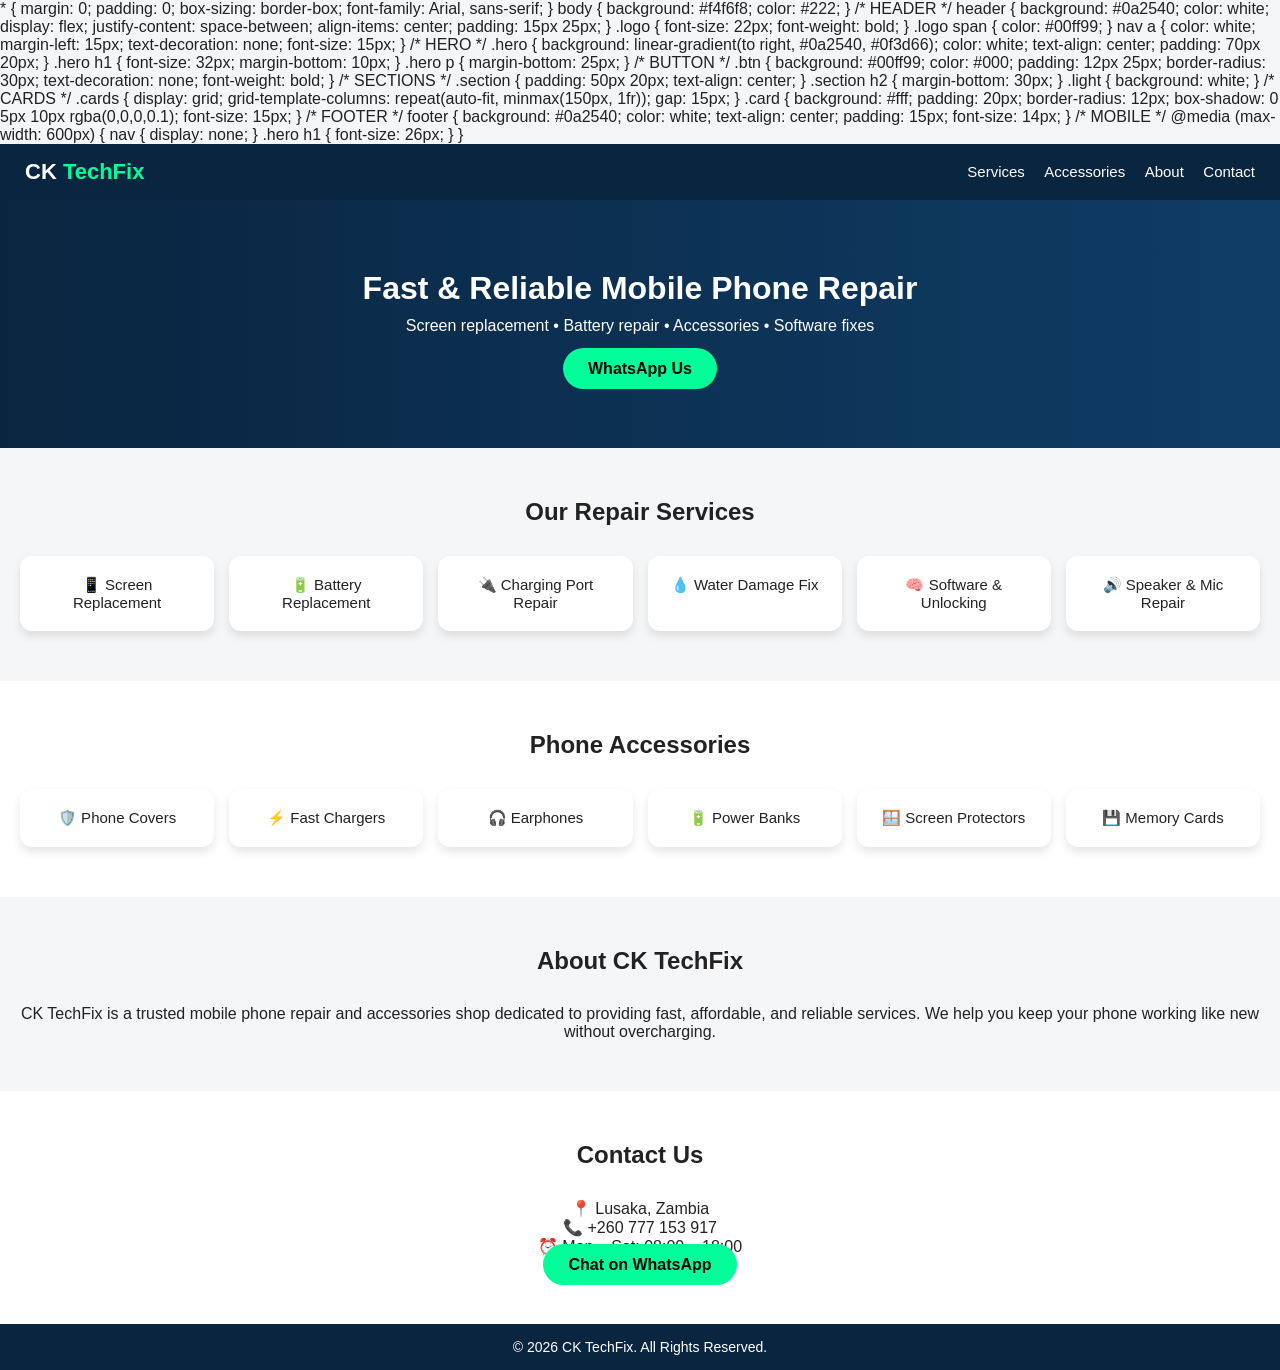
<file: index.html>
<!DOCTYPE html>
<html lang="en">
<head>
    <meta charset="UTF-8">
    <meta name="viewport" content="width=device-width, initial-scale=1.0">
    <title>CK TechFix | Phone Repair & Accessories</title>
    <link rel="stylesheet" href="style.css">
    * {
    margin: 0;
    padding: 0;
    box-sizing: border-box;
    font-family: Arial, sans-serif;
}

body {
    background: #f4f6f8;
    color: #222;
}

/* HEADER */
header {
    background: #0a2540;
    color: white;
    display: flex;
    justify-content: space-between;
    align-items: center;
    padding: 15px 25px;
}

.logo {
    font-size: 22px;
    font-weight: bold;
}

.logo span {
    color: #00ff99;
}

nav a {
    color: white;
    margin-left: 15px;
    text-decoration: none;
    font-size: 15px;
}

/* HERO */
.hero {
    background: linear-gradient(to right, #0a2540, #0f3d66);
    color: white;
    text-align: center;
    padding: 70px 20px;
}

.hero h1 {
    font-size: 32px;
    margin-bottom: 10px;
}

.hero p {
    margin-bottom: 25px;
}

/* BUTTON */
.btn {
    background: #00ff99;
    color: #000;
    padding: 12px 25px;
    border-radius: 30px;
    text-decoration: none;
    font-weight: bold;
}

/* SECTIONS */
.section {
    padding: 50px 20px;
    text-align: center;
}

.section h2 {
    margin-bottom: 30px;
}

.light {
    background: white;
}

/* CARDS */
.cards {
    display: grid;
    grid-template-columns: repeat(auto-fit, minmax(150px, 1fr));
    gap: 15px;
}

.card {
    background: #fff;
    padding: 20px;
    border-radius: 12px;
    box-shadow: 0 5px 10px rgba(0,0,0,0.1);
    font-size: 15px;
}

/* FOOTER */
footer {
    background: #0a2540;
    color: white;
    text-align: center;
    padding: 15px;
    font-size: 14px;
}

/* MOBILE */
@media (max-width: 600px) {
    nav {
        display: none;
    }

    .hero h1 {
        font-size: 26px;
    }
}
</head>
<body>

<!-- HEADER -->
<header>
    <div class="logo">CK <span>TechFix</span></div>
    <nav>
        <a href="#services">Services</a>
        <a href="#shop">Accessories</a>
        <a href="#about">About</a>
        <a href="#contact">Contact</a>
    </nav>
</header>

<!-- HERO SECTION -->
<section class="hero">
    <h1>Fast & Reliable Mobile Phone Repair</h1>
    <p>Screen replacement • Battery repair • Accessories • Software fixes</p>
    <a href="https://wa.me/260777153917" class="btn">WhatsApp Us</a>
</section>

<!-- SERVICES -->
<section id="services" class="section">
    <h2>Our Repair Services</h2>
    <div class="cards">
        <div class="card">📱 Screen Replacement</div>
        <div class="card">🔋 Battery Replacement</div>
        <div class="card">🔌 Charging Port Repair</div>
        <div class="card">💧 Water Damage Fix</div>
        <div class="card">🧠 Software & Unlocking</div>
        <div class="card">🔊 Speaker & Mic Repair</div>
    </div>
</section>

<!-- ACCESSORIES -->
<section id="shop" class="section light">
    <h2>Phone Accessories</h2>
    <div class="cards">
        <div class="card">🛡️ Phone Covers</div>
        <div class="card">⚡ Fast Chargers</div>
        <div class="card">🎧 Earphones</div>
        <div class="card">🔋 Power Banks</div>
        <div class="card">🪟 Screen Protectors</div>
        <div class="card">💾 Memory Cards</div>
    </div>
</section>

<!-- ABOUT -->
<section id="about" class="section">
    <h2>About CK TechFix</h2>
    <p>
        CK TechFix is a trusted mobile phone repair and accessories shop dedicated to
        providing fast, affordable, and reliable services. We help you keep your phone
        working like new without overcharging.
    </p>
</section>

<!-- CONTACT -->
<section id="contact" class="section light">
    <h2>Contact Us</h2>
    <p>📍 Lusaka, Zambia</p>
    <p>📞 +260 777 153 917</p>
    <p>⏰ Mon – Sat: 08:00 – 18:00</p>

    <a href="https://wa.me/260777153917" class="btn">Chat on WhatsApp</a>
</section>

<!-- FOOTER -->
<footer>
    <p>© 2026 CK TechFix. All Rights Reserved.</p>
</footer>

</body>
  </html>
</file>
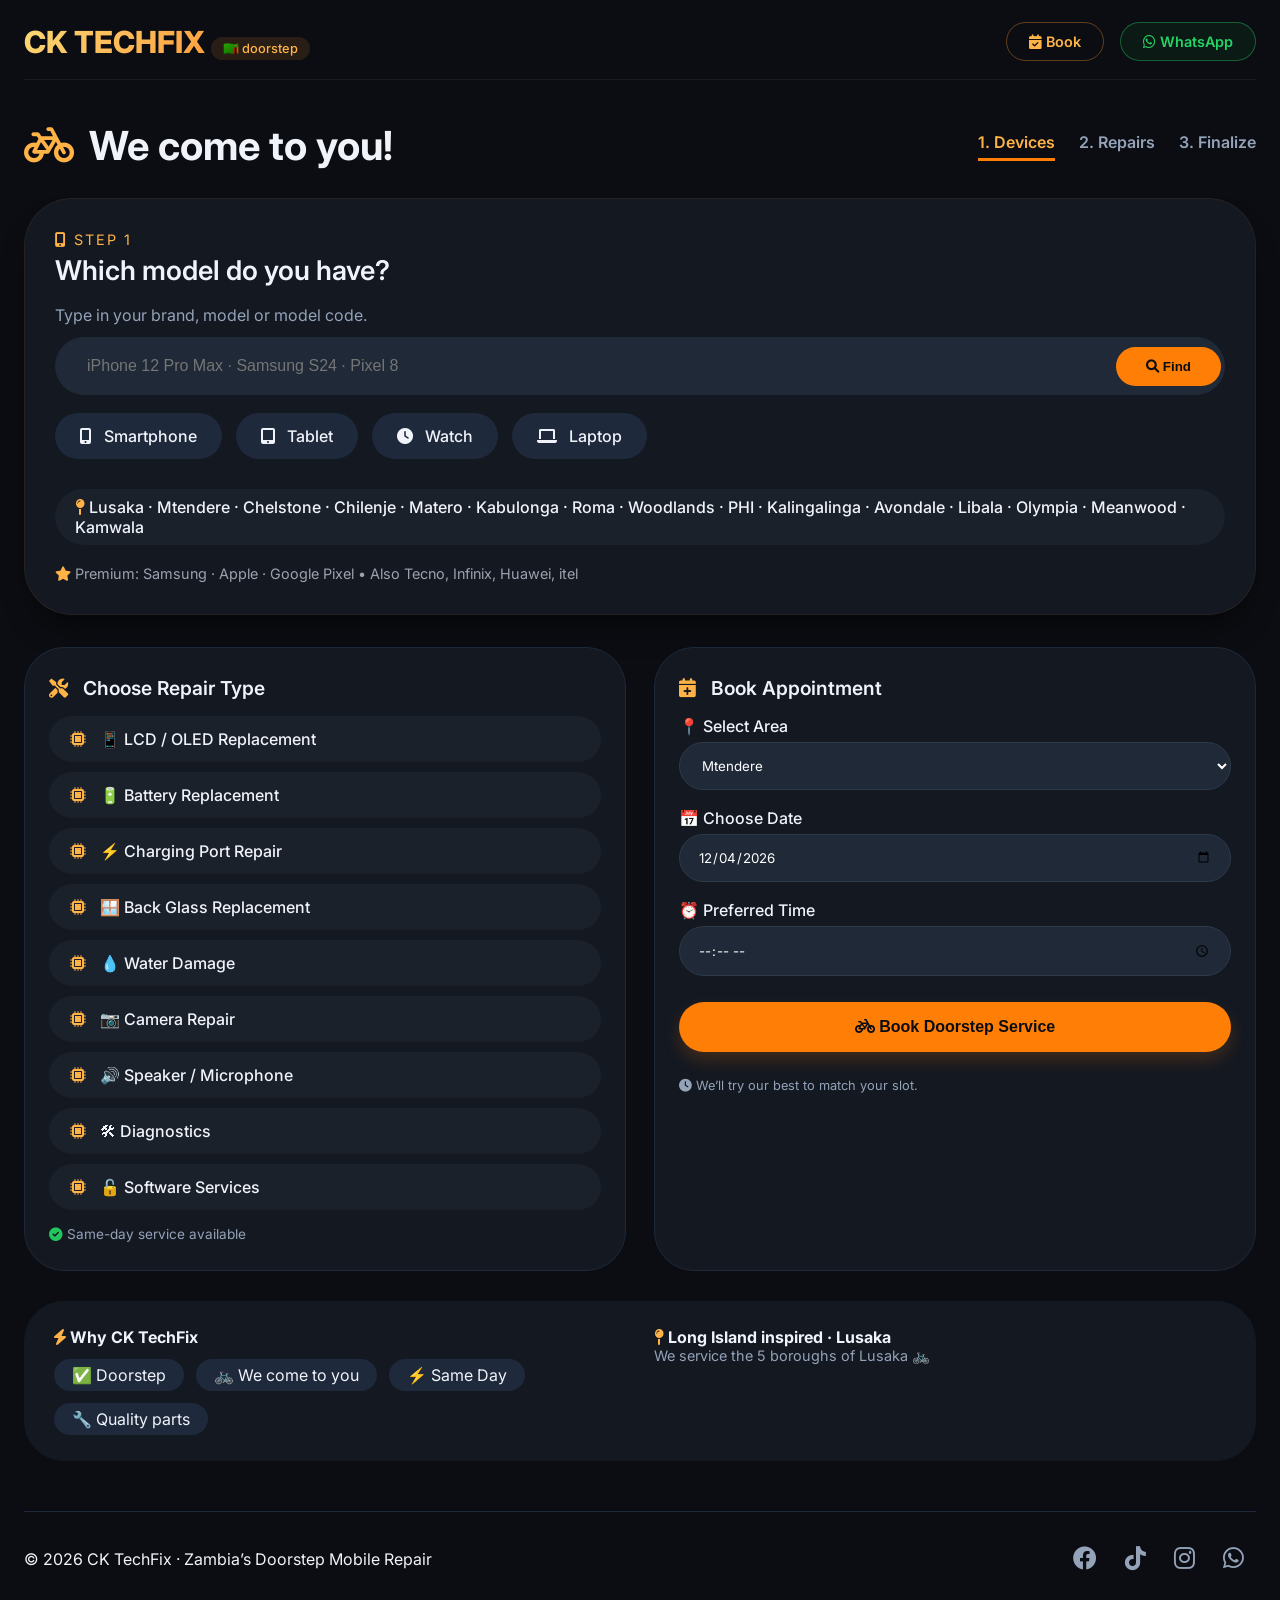
<file: Ck1.html>
<!DOCTYPE html>
<html lang="en">
<head>
  <meta charset="UTF-8" />
  <meta name="viewport" content="width=device-width, initial-scale=1.0, maximum-scale=1.5, user-scalable=yes" />
  <title>CK TechFix · Doorstep repairs</title>
  <!-- Google Font & Font Awesome -->
  <link href="https://fonts.googleapis.com/css2?family=Inter:opsz,wght@14..32,400;14..32,500;14..32,600;14..32,700;14..32,800&display=swap" rel="stylesheet" />
  <link rel="stylesheet" href="https://cdnjs.cloudflare.com/ajax/libs/font-awesome/6.0.0-beta3/css/all.min.css" />
  <style>
    * {
      margin: 0;
      padding: 0;
      box-sizing: border-box;
    }

    body {
      font-family: 'Inter', sans-serif;
      background: #0b0d12;
      color: #f0f3fa;
      overflow-x: hidden;
    }

    /* ----- PRELOADER (elegant) ----- */
    .preloader {
      position: fixed;
      inset: 0;
      background: #0a0c10;
      display: flex;
      flex-direction: column;
      align-items: center;
      justify-content: center;
      z-index: 9999;
      transition: opacity 0.6s cubic-bezier(0.23, 1, 0.32, 1), visibility 0.6s;
      gap: 1.2rem;
    }
    .preloader.hide {
      opacity: 0;
      visibility: hidden;
      pointer-events: none;
    }
    .preloader-icon {
      font-size: 3.6rem;
      background: linear-gradient(145deg, #ffb347, #ff7e05);
      -webkit-background-clip: text;
      background-clip: text;
      color: transparent;
      animation: pulseGlow 1.4s infinite alternate;
    }
    .preloader-ring {
      width: 64px;
      height: 64px;
      border-radius: 50%;
      border: 4px solid rgba(255, 126, 5, 0.1);
      border-top: 4px solid #ff7e05;
      animation: spin 0.9s cubic-bezier(0.6, 0, 0.4, 1) infinite;
      box-shadow: 0 0 20px rgba(255, 126, 5, 0.15);
    }
    @keyframes spin {
      to { transform: rotate(360deg); }
    }
    @keyframes pulseGlow {
      0% { opacity: 0.6; transform: scale(0.96); }
      100% { opacity: 1; transform: scale(1.04); }
    }
    .preloader-text {
      font-weight: 500;
      letter-spacing: 1px;
      color: #cbd5e1;
    }

    /* ----- MAIN WRAPPER (fade in after preloader) ----- */
    .main-wrap {
      opacity: 0;
      transform: translateY(16px);
      transition: opacity 0.7s ease, transform 0.6s ease;
      max-width: 1280px;
      margin: 0 auto;
      padding: 0 24px 30px;
    }
    .main-wrap.visible {
      opacity: 1;
      transform: translateY(0);
    }

    /* ----- TOP BAR (minimal) ----- */
    .top-bar {
      display: flex;
      justify-content: space-between;
      align-items: center;
      padding: 22px 0 18px;
      border-bottom: 1px solid rgba(255, 255, 255, 0.06);
      flex-wrap: wrap;
      gap: 12px;
    }
    .brand {
      display: flex;
      align-items: baseline;
      gap: 6px;
    }
    .brand h1 {
      font-size: 1.9rem;
      font-weight: 800;
      background: linear-gradient(130deg, #f9d976, #ff9f3d);
      -webkit-background-clip: text;
      background-clip: text;
      color: transparent;
    }
    .brand span {
      font-size: 0.8rem;
      background: rgba(255, 158, 46, 0.12);
      padding: 4px 12px;
      border-radius: 40px;
      font-weight: 500;
      color: #ffb347;
    }
    .top-actions {
      display: flex;
      gap: 16px;
    }
    .btn-ghost {
      background: transparent;
      border: 1px solid rgba(255, 158, 46, 0.35);
      padding: 10px 22px;
      border-radius: 40px;
      font-weight: 600;
      color: #ffb347;
      transition: 0.25s;
      cursor: pointer;
      font-size: 0.9rem;
    }
    .btn-ghost:hover {
      background: #ff7e05;
      color: #0b0d12;
      border-color: #ff7e05;
      transform: scale(1.02);
      box-shadow: 0 8px 18px rgba(255, 126, 5, 0.25);
    }
    .btn-whatsapp-ghost {
      background: #25D36610;
      border: 1px solid #25D36660;
      color: #25D366;
    }
    .btn-whatsapp-ghost:hover {
      background: #25D366;
      color: #0b0d12;
    }

    /* ----- HERO / STEP HEADER (like housecalltechs) ----- */
    .hero-flow {
      margin: 42px 0 28px;
      display: flex;
      flex-wrap: wrap;
      justify-content: space-between;
      align-items: center;
    }
    .hero-flow h2 {
      font-size: 2.5rem;
      font-weight: 700;
      line-height: 1.2;
    }
    .hero-flow h2 i {
      color: #ffb347;
      margin-right: 6px;
    }
    .steps-indicator {
      display: flex;
      gap: 24px;
      font-weight: 600;
      color: #94a3b8;
    }
    .steps-indicator .active-step {
      color: #ffb347;
      border-bottom: 3px solid #ff7e05;
      padding-bottom: 6px;
    }

    /* ----- STEP 1: DEVICE SELECT (card) ----- */
    .step-card {
      background: #131821;
      border-radius: 48px;
      padding: 32px 30px;
      margin: 20px 0 32px;
      border: 1px solid rgba(255, 158, 46, 0.08);
      box-shadow: 0 20px 30px -12px rgba(0,0,0,0.6);
      transition: 0.3s;
    }
    .step-card .step-label {
      font-size: 0.9rem;
      text-transform: uppercase;
      letter-spacing: 2px;
      color: #ffb347;
      margin-bottom: 6px;
    }
    .step-card h3 {
      font-size: 1.7rem;
      font-weight: 600;
      margin-bottom: 18px;
    }

    .search-device-box {
      background: #1f2937;
      border-radius: 60px;
      display: flex;
      align-items: center;
      padding: 4px 4px 4px 22px;
      margin: 12px 0 16px;
    }
    .search-device-box input {
      flex: 1;
      background: transparent;
      border: none;
      padding: 16px 10px;
      color: white;
      font-size: 1rem;
      outline: none;
    }
    .search-device-box button {
      background: #ff7e05;
      border: none;
      border-radius: 50px;
      padding: 12px 30px;
      font-weight: 700;
      color: #0b0d12;
      cursor: pointer;
      transition: 0.2s;
    }
    .search-device-box button:hover {
      background: #ff9633;
      transform: scale(1.02);
    }

    .device-types {
      display: flex;
      gap: 14px;
      flex-wrap: wrap;
      margin-top: 18px;
    }
    .device-pill {
      background: #1e293b;
      padding: 12px 24px;
      border-radius: 60px;
      font-weight: 500;
      cursor: pointer;
      transition: 0.2s;
      border: 1px solid transparent;
    }
    .device-pill i {
      margin-right: 8px;
    }
    .device-pill:hover {
      border-color: #ff9f3d;
      background: #2a364b;
      transform: translateY(-3px);
    }

    /* ----- TWO COLUMN LAYOUT for step 2 & 3 (inspired) ----- */
    .repair-booking-grid {
      display: grid;
      grid-template-columns: 1fr 1fr;
      gap: 28px;
      margin: 28px 0 20px;
    }
    @media (max-width: 720px) {
      .repair-booking-grid {
        grid-template-columns: 1fr;
      }
    }

    .info-card {
      background: #131821;
      border-radius: 40px;
      padding: 28px 24px;
      border: 1px solid #1e293b;
      transition: 0.3s;
    }
    .info-card h4 {
      font-weight: 600;
      font-size: 1.2rem;
      margin-bottom: 16px;
    }
    .info-card h4 i {
      color: #ffb347;
      margin-right: 10px;
    }

    .repair-options {
      display: flex;
      flex-direction: column;
      gap: 10px;
    }
    .repair-option {
      background: #1a212b;
      padding: 12px 20px;
      border-radius: 40px;
      font-weight: 500;
      transition: 0.2s;
      cursor: pointer;
      border: 1px solid transparent;
    }
    .repair-option:hover {
      background: #26303f;
      border-color: #ffb34760;
    }
    .repair-option i {
      margin-right: 10px;
      color: #ffb347;
    }

    .booking-form {
      display: flex;
      flex-direction: column;
      gap: 18px;
    }
    .booking-form label {
      font-weight: 500;
      display: flex;
      flex-direction: column;
      gap: 6px;
    }
    .booking-form select, 
    .booking-form input {
      background: #1f2937;
      border: 1px solid #2d3a48;
      padding: 14px 18px;
      border-radius: 40px;
      color: white;
      font-family: inherit;
      width: 100%;
    }
    .btn-book {
      background: #ff7e05;
      border: none;
      padding: 16px 28px;
      border-radius: 50px;
      font-weight: 700;
      font-size: 1rem;
      color: #0b0d12;
      transition: 0.25s;
      cursor: pointer;
      margin-top: 8px;
      box-shadow: 0 8px 18px rgba(255,126,5,0.2);
    }
    .btn-book:hover {
      background: #ff9633;
      transform: translateY(-3px);
      box-shadow: 0 14px 26px rgba(255,126,5,0.35);
    }

    /* area badge */
    .area-badge {
      background: #1a212b;
      padding: 8px 20px;
      border-radius: 60px;
      display: inline-block;
      margin: 12px 0 6px;
      font-weight: 500;
    }
    .area-badge i {
      color: #ffb347;
    }

    /* footer */
    .footer {
      border-top: 1px solid #1e293b;
      margin-top: 50px;
      padding: 32px 0 18px;
      text-align: center;
      display: flex;
      flex-wrap: wrap;
      justify-content: space-between;
      align-items: center;
    }
    .socials a {
      color: #94a3b8;
      margin: 0 12px;
      font-size: 1.5rem;
      transition: 0.2s;
    }
    .socials a:hover { color: #ffb347; }

    /* toast */
    .toast-msg {
      position: fixed;
      bottom: 24px;
      right: 24px;
      background: #1e293b;
      padding: 14px 26px;
      border-radius: 60px;
      backdrop-filter: blur(8px);
      border: 1px solid #ffb34740;
      color: #f0f3fa;
      z-index: 5000;
      transition: 0.3s;
      font-weight: 500;
    }
    .toast-msg.hidden {
      opacity: 0;
      visibility: hidden;
      transform: translateY(12px);
    }
  </style>
</head>
<body>

<!-- PRELOADER -->
<div class="preloader" id="preloader">
  <div class="preloader-icon"><i class="fas fa-tools"></i></div>
  <div class="preloader-ring"></div>
  <div class="preloader-text">CK TechFix · Lusaka’s GURU</div>
  <div style="font-size:0.85rem; opacity:0.5;">We come to you 🚲</div>
</div>

<!-- MAIN WRAPPER -->
<div class="main-wrap" id="mainWrap">

  <!-- TOP BAR -->
  <div class="top-bar">
    <div class="brand">
      <h1>CK TECHFIX</h1>
      <span>🇿🇲 doorstep</span>
    </div>
    <div class="top-actions">
      <div class="btn-ghost" id="navBookBtn"><i class="fas fa-calendar-check"></i> Book</div>
      <div class="btn-ghost btn-whatsapp-ghost" id="navWhatsBtn"><i class="fab fa-whatsapp"></i> WhatsApp</div>
    </div>
  </div>

  <!-- HERO + STEP INDICATOR (HouseCall style) -->
  <div class="hero-flow">
    <h2><i class="fas fa-bicycle"></i> We come to you!</h2>
    <div class="steps-indicator">
      <span class="active-step">1. Devices</span>
      <span>2. Repairs</span>
      <span>3. Finalize</span>
    </div>
  </div>

  <!-- STEP 1 : DEVICE SELECT -->
  <div class="step-card">
    <div class="step-label"><i class="fas fa-mobile-alt"></i> Step 1</div>
    <h3>Which model do you have?</h3>
    <p style="color:#94a3b8; margin-bottom: 6px;">Type in your brand, model or model code.</p>
    <div class="search-device-box">
      <input type="text" id="deviceSearchInput" placeholder="iPhone 12 Pro Max · Samsung S24 · Pixel 8" />
      <button id="searchDeviceBtn"><i class="fas fa-search"></i> Find</button>
    </div>
    <div class="device-types" id="deviceTypeList">
      <span class="device-pill" data-type="smartphone"><i class="fas fa-mobile-alt"></i> Smartphone</span>
      <span class="device-pill" data-type="tablet"><i class="fas fa-tablet-alt"></i> Tablet</span>
      <span class="device-pill" data-type="watch"><i class="fas fa-clock"></i> Watch</span>
      <span class="device-pill" data-type="laptop"><i class="fas fa-laptop"></i> Laptop</span>
    </div>
    <div style="margin-top: 18px; display: flex; flex-wrap: wrap; gap: 12px;">
      <span class="area-badge"><i class="fas fa-map-pin"></i> Lusaka · Mtendere · Chelstone · Chilenje · Matero · Kabulonga · Roma · Woodlands · PHI · Kalingalinga · Avondale · Libala · Olympia · Meanwood · Kamwala</span>
    </div>
    <p style="margin-top: 14px; font-size:0.9rem; color:#9ca3af;"><i class="fas fa-star" style="color:#ffb347;"></i> Premium: Samsung · Apple · Google Pixel  •  Also Tecno, Infinix, Huawei, itel</p>
  </div>

  <!-- TWO COLUMN: REPAIR + BOOKING (step 2 & 3) -->
  <div class="repair-booking-grid">

    <!-- LEFT: Choose Repair Type -->
    <div class="info-card">
      <h4><i class="fas fa-tools"></i> Choose Repair Type</h4>
      <div class="repair-options" id="repairOptionsContainer">
        <!-- injected dynamically -->
      </div>
      <p style="margin-top: 16px; font-size:0.85rem; color:#94a3b8;"><i class="fas fa-check-circle" style="color:#22c55e;"></i> Same-day service available</p>
    </div>

    <!-- RIGHT: Book Appointment (Finalize) -->
    <div class="info-card">
      <h4><i class="fas fa-calendar-plus"></i> Book Appointment</h4>
      <div class="booking-form">
        <label>
          <span>📍 Select Area</span>
          <select id="areaSelect">
            <option>Mtendere</option><option>Chelstone</option><option>Chilenje</option><option>Matero</option>
            <option>Kabulonga</option><option>Roma</option><option>Woodlands</option><option>PHI</option>
            <option>Kalingalinga</option><option>Avondale</option><option>Libala</option><option>Olympia</option>
            <option>Meanwood</option><option>Kamwala</option>
          </select>
        </label>
        <label>
          <span>📅 Choose Date</span>
          <input type="date" id="bookingDate" />
        </label>
        <label>
          <span>⏰ Preferred Time</span>
          <input type="time" id="bookingTime" />
        </label>
        <button class="btn-book" id="bookAppointmentBtn"><i class="fas fa-bicycle"></i> Book Doorstep Service</button>
        <div style="font-size:0.8rem; color:#94a3b8; margin-top:8px;">
          <i class="fas fa-clock"></i> We’ll try our best to match your slot.
        </div>
      </div>
    </div>
  </div>

  <!-- BONUS: WHY CK + TRACK (minimal) -->
  <div style="display: flex; flex-wrap: wrap; gap: 28px; margin: 30px 0 10px; background: #131821; border-radius: 40px; padding: 26px 30px;">
    <div style="flex:1; min-width:160px;">
      <h4><i class="fas fa-bolt" style="color:#ffb347;"></i> Why CK TechFix</h4>
      <ul style="list-style: none; margin-top: 12px; display: flex; flex-wrap: wrap; gap: 12px;">
        <li style="background:#1e293b; padding:6px 18px; border-radius:40px;">✅ Doorstep</li>
        <li style="background:#1e293b; padding:6px 18px; border-radius:40px;">🚲 We come to you</li>
        <li style="background:#1e293b; padding:6px 18px; border-radius:40px;">⚡ Same Day</li>
        <li style="background:#1e293b; padding:6px 18px; border-radius:40px;">🔧 Quality parts</li>
      </ul>
    </div>
    <div style="flex:1; min-width:160px;">
      <h4><i class="fas fa-map-pin" style="color:#ffb347;"></i> Long Island inspired · Lusaka</h4>
      <p style="color:#94a3b8; font-size:0.9rem;">We service the 5 boroughs of Lusaka 🚲</p>
    </div>
  </div>

  <!-- FOOTER -->
  <div class="footer">
    <div>© 2026 CK TechFix · Zambia’s Doorstep Mobile Repair</div>
    <div class="socials">
      <a href="#"><i class="fab fa-facebook"></i></a>
      <a href="#"><i class="fab fa-tiktok"></i></a>
      <a href="#"><i class="fab fa-instagram"></i></a>
      <a href="#"><i class="fab fa-whatsapp"></i></a>
    </div>
  </div>
</div>

<!-- TOAST -->
<div id="toast" class="toast-msg hidden"><i class="fas fa-circle-check"></i> <span id="toastMessage">Done</span></div>

<script>
  // -----------------------------------------------------------
  // PRELOADER + MAIN VISIBILITY
  window.addEventListener('load', () => {
    const preloader = document.getElementById('preloader');
    const mainWrap = document.getElementById('mainWrap');
    setTimeout(() => {
      preloader.classList.add('hide');
      mainWrap.classList.add('visible');
    }, 1100);
  });

  // TOAST
  function showToast(msg, isError = false) {
    const toast = document.getElementById('toast');
    const toastMsg = document.getElementById('toastMessage');
    toastMsg.innerText = msg;
    toast.style.borderColor = isError ? '#ef4444' : '#ffb34760';
    toast.style.background = isError ? '#2a1a1a' : '#1e293b';
    toast.classList.remove('hidden');
    clearTimeout(toast._timer);
    toast._timer = setTimeout(() => toast.classList.add('hidden'), 3000);
  }

  // REPAIR OPTIONS (static list)
  const repairList = [
    "📱 LCD / OLED Replacement", "🔋 Battery Replacement", "⚡ Charging Port Repair",
    "🪟 Back Glass Replacement", "💧 Water Damage", "📷 Camera Repair",
    "🔊 Speaker / Microphone", "🛠 Diagnostics", "🔓 Software Services"
  ];
  const repairContainer = document.getElementById('repairOptionsContainer');
  repairList.forEach(item => {
    const div = document.createElement('div');
    div.className = 'repair-option';
    div.innerHTML = `<i class="fas fa-microchip"></i> ${item}`;
    div.addEventListener('click', () => {
      showToast(`🔧 "${item}" added to your booking.`);
      // visual feedback
      document.querySelectorAll('.repair-option').forEach(el => el.style.borderColor = 'transparent');
      div.style.borderColor = '#ffb347';
    });
    repairContainer.appendChild(div);
  });

  // DEVICE SEARCH (demo)
  document.getElementById('searchDeviceBtn')?.addEventListener('click', () => {
    const val = document.getElementById('deviceSearchInput').value.trim().toLowerCase();
    if (val.includes('samsung') || val.includes('apple') || val.includes('iphone') || val.includes('pixel') || val.includes('google')) {
      showToast('⭐ Premium device — our specialists are ready!');
    } else if (val.includes('tecno') || val.includes('infinix') || val.includes('huawei') || val.includes('itel')) {
      showToast('✔️ Supported brand — full repair service available.');
    } else if (val.length > 2) {
      showToast('🔍 We repair all devices! Premium focus on Samsung, Apple, Google Pixel.');
    } else {
      showToast('📱 Type your model for instant quote.');
    }
  });

  // device type pills
  document.querySelectorAll('.device-pill').forEach(pill => {
    pill.addEventListener('click', function() {
      const type = this.dataset.type;
      showToast(`📟 ${this.innerText.trim()} selected — expert technicians assigned.`);
    });
  });

  // BOOK APPOINTMENT
  document.getElementById('bookAppointmentBtn')?.addEventListener('click', () => {
    const area = document.getElementById('areaSelect').value;
    const date = document.getElementById('bookingDate').value;
    const time = document.getElementById('bookingTime').value;
    if (!date || !time) {
      showToast('⚠️ Please select both date and time.', true);
      return;
    }
    const jobId = `CKT-${Math.floor(Math.random() * 9000 + 1000)}`;
    showToast(`✅ Doorstep booked! Job #${jobId} · Technician to ${area} on ${date} at ${time}.`);
    // update track / demo
  });

  // NAV BUTTONS
  document.getElementById('navBookBtn')?.addEventListener('click', () => {
    document.querySelector('.repair-booking-grid')?.scrollIntoView({ behavior: 'smooth', block: 'start' });
    showToast('📲 Booking form ready — fill in your details.');
  });
  document.getElementById('navWhatsBtn')?.addEventListener('click', () => {
    window.open('https://wa.me/260963414738?text=Hello%20CK%20TechFix%2C%20I%20need%20doorstep%20repair!', '_blank');
  });

  // set default date to today
  const dateInput = document.getElementById('bookingDate');
  if (dateInput) {
    const today = new Date().toISOString().split('T')[0];
    dateInput.min = today;
    dateInput.value = today;
  }

  // interactive area select demo
  document.getElementById('areaSelect')?.addEventListener('change', function() {
    showToast(`📍 Area set to ${this.value}`);
  });

  // subtle extra: click on repair option already handled
  console.log('CK TechFix · HouseCall inspired · ready');
</script>
</body>
</html>
</file>
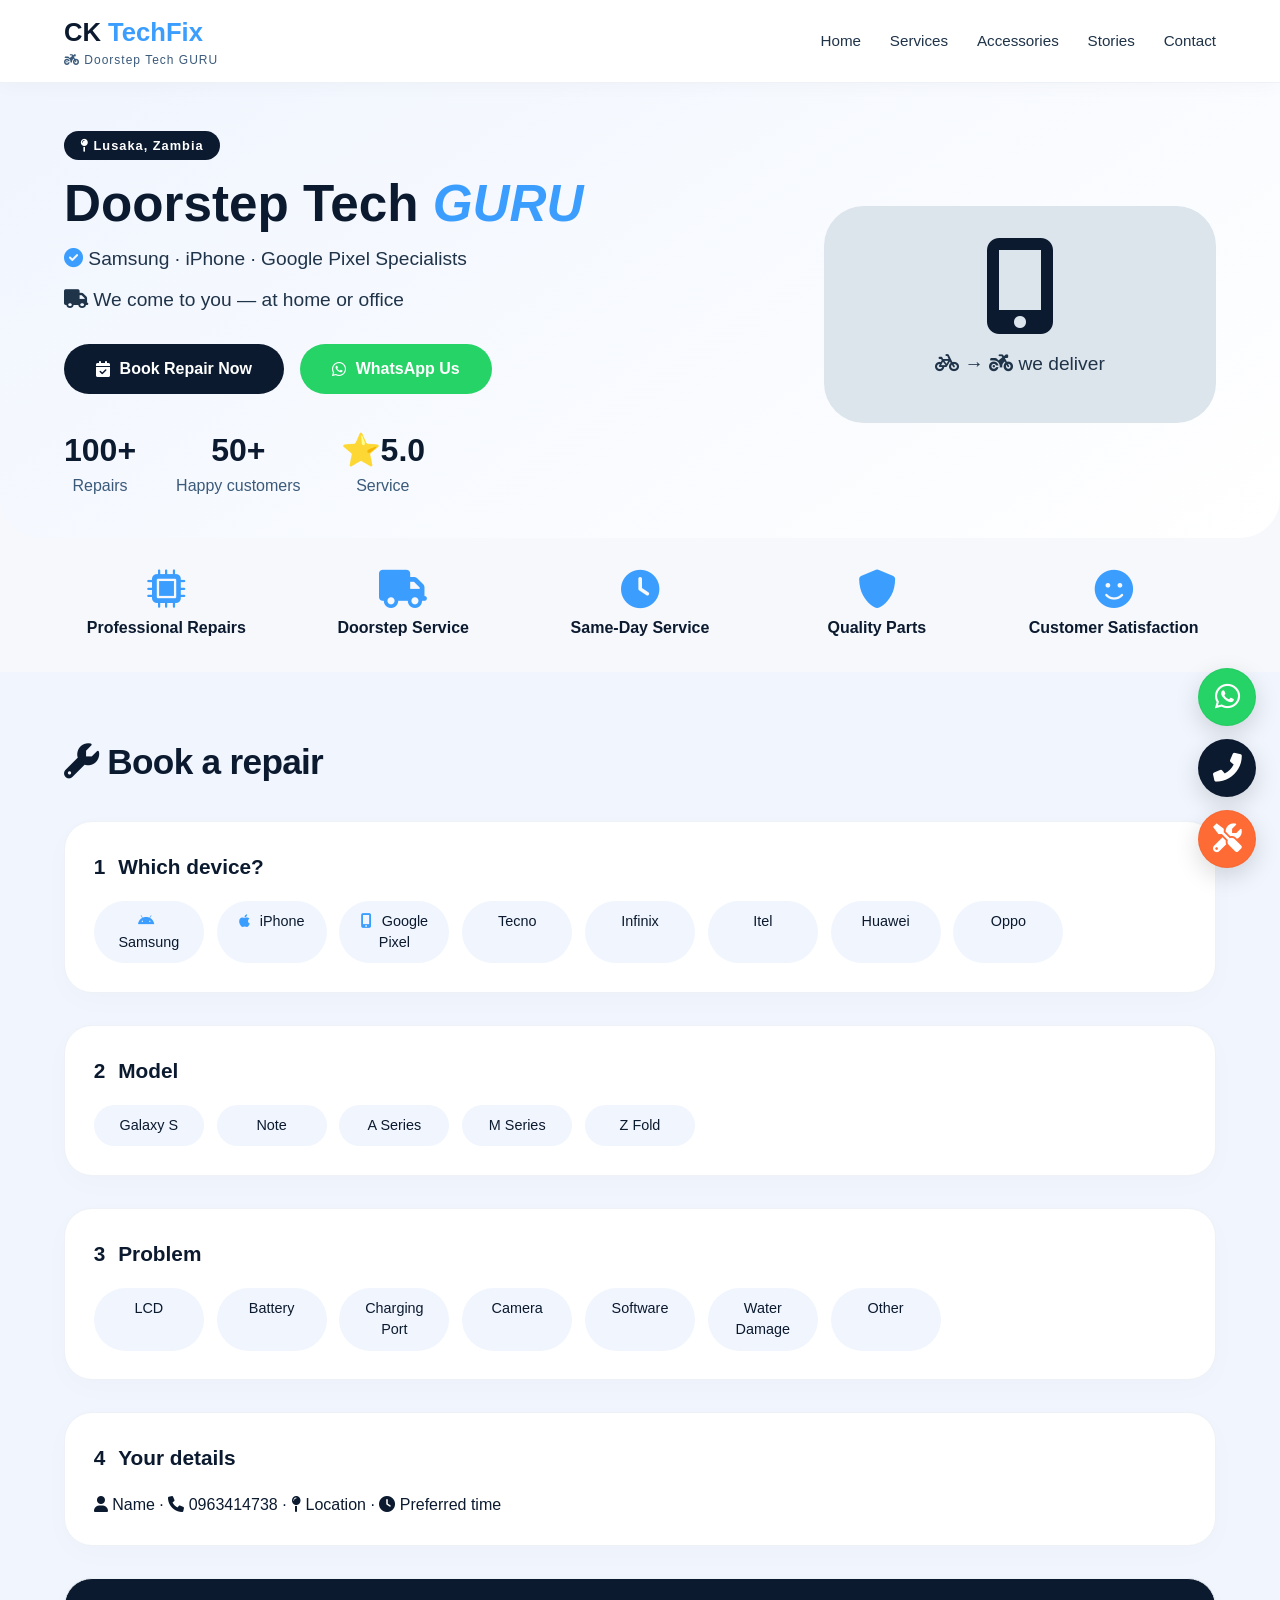
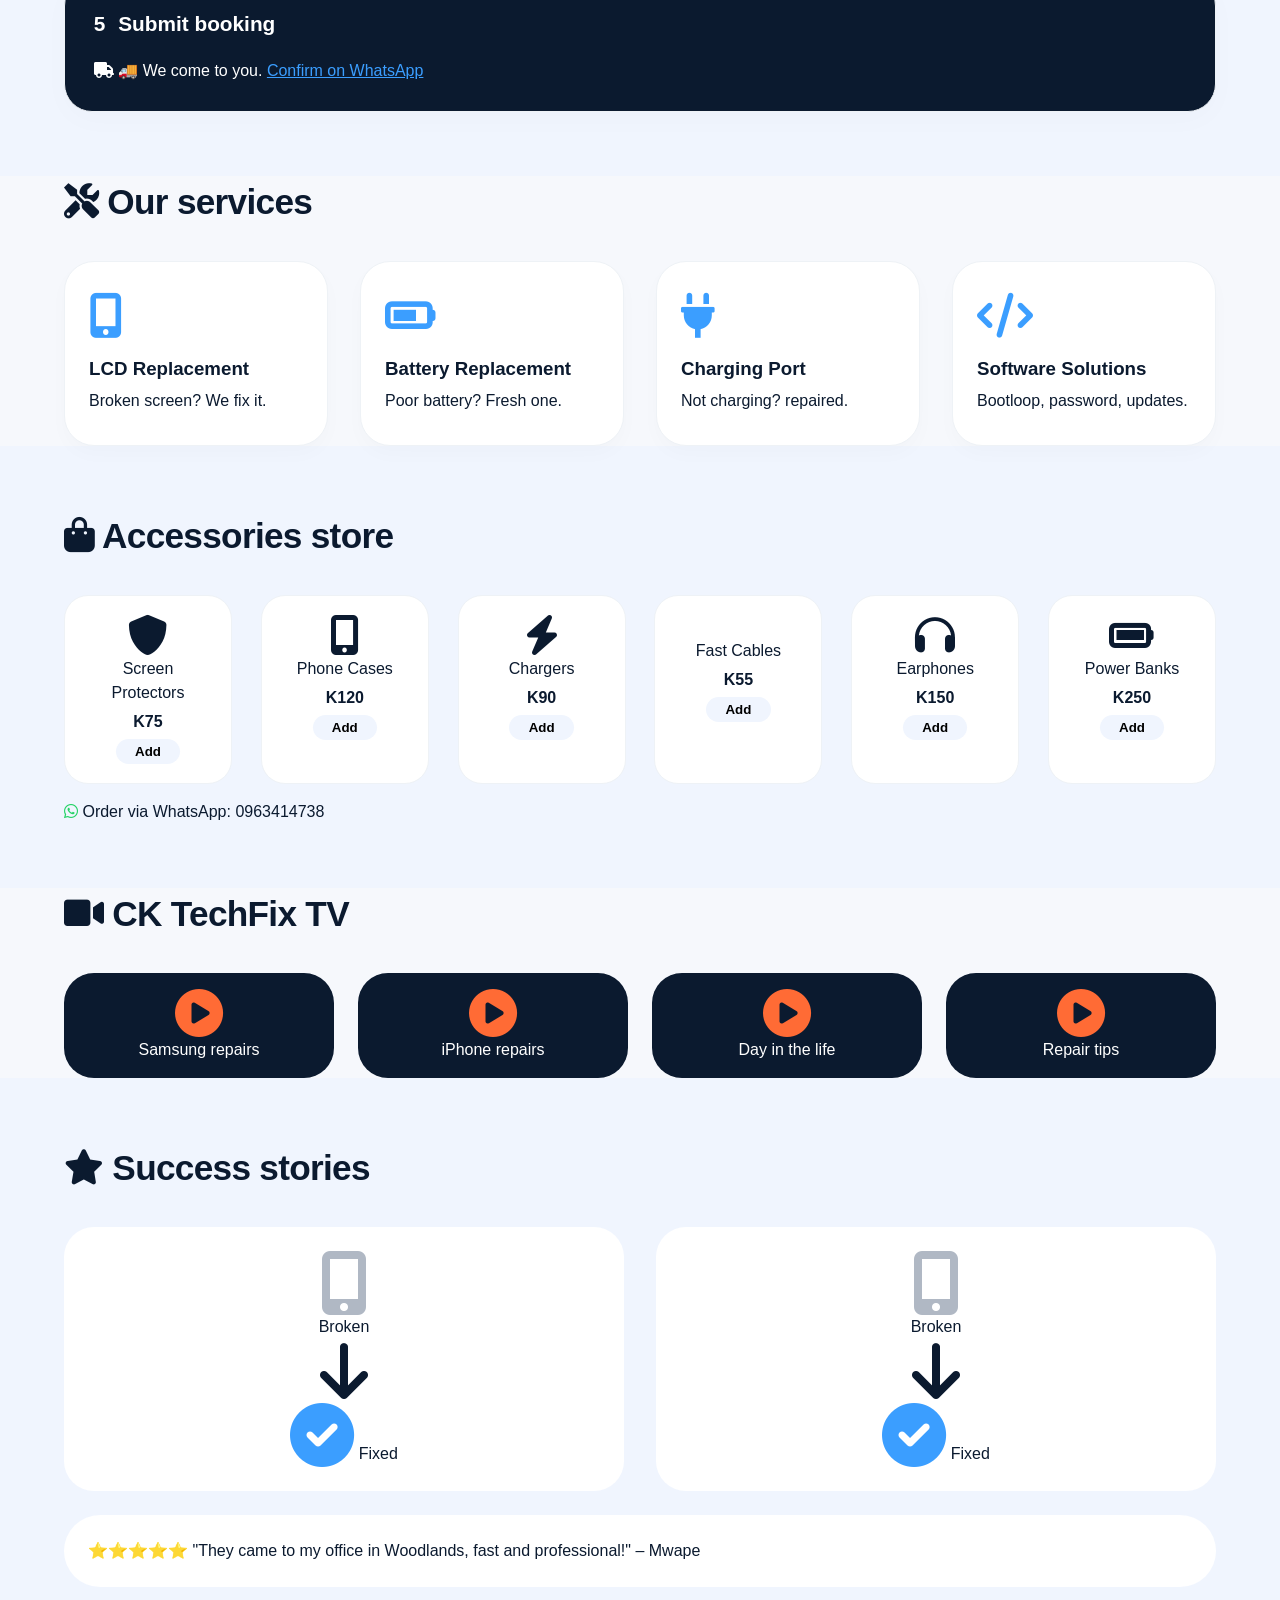
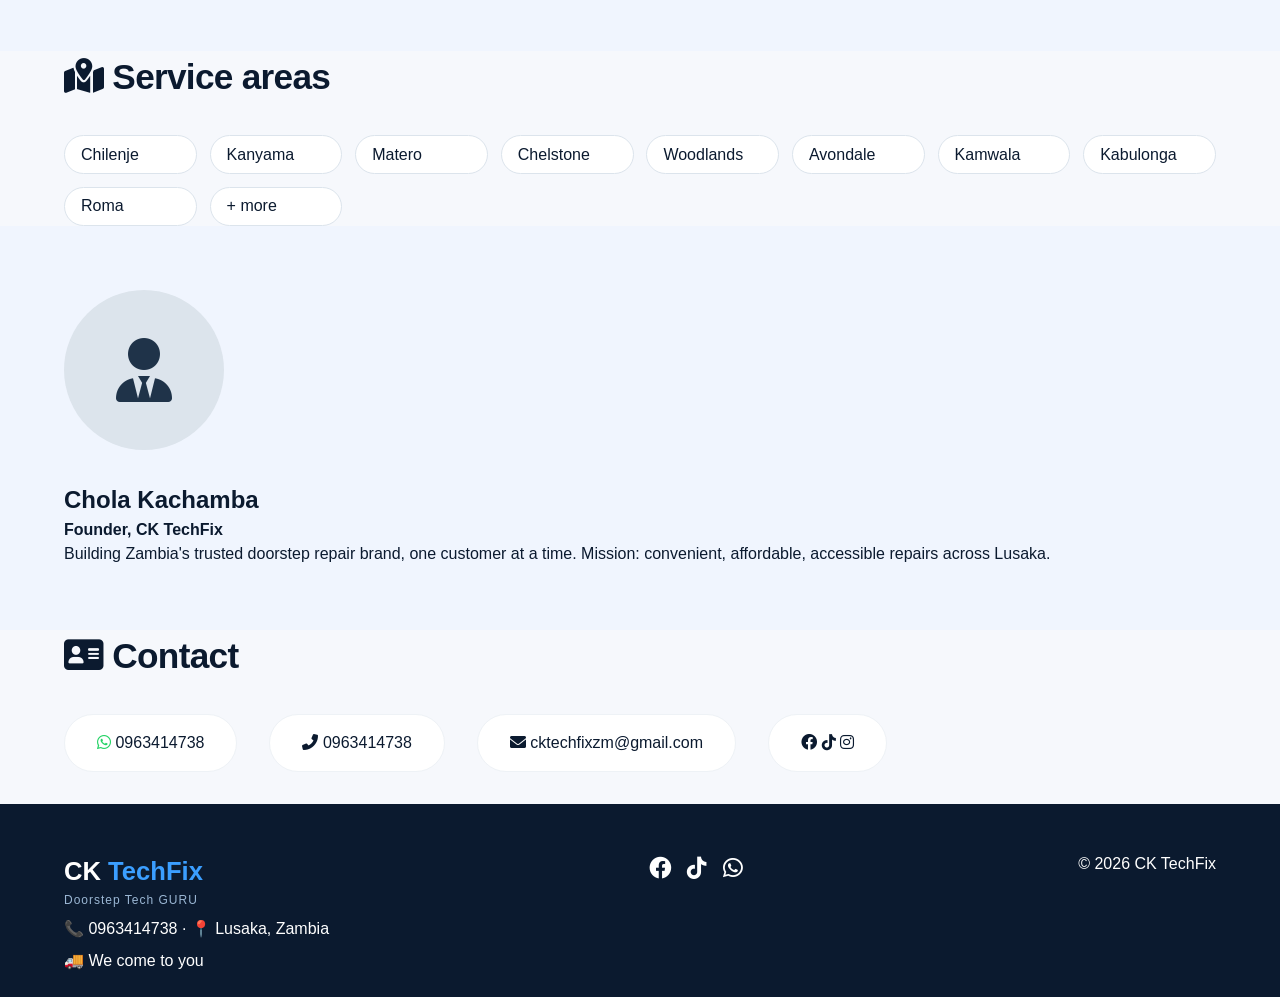
<file: CKTechFix.html>
<!DOCTYPE html>
<html lang="en">
<head>
  <meta charset="UTF-8">
  <meta name="viewport" content="width=device-width, initial-scale=1.0, maximum-scale=1.0">
  <title>CK TechFix · Doorstep Tech GURU</title>
  <!-- Font Awesome 6 (free) -->
  <link rel="stylesheet" href="https://cdnjs.cloudflare.com/ajax/libs/font-awesome/6.0.0-beta3/css/all.min.css">
  <style>
    * {
      margin: 0;
      padding: 0;
      box-sizing: border-box;
      font-family: 'Inter', -apple-system, BlinkMacSystemFont, 'Segoe UI', Roboto, Helvetica, Arial, sans-serif;
    }

    body {
      background: #f6f8fc;
      color: #0b1a2f;
      line-height: 1.5;
      scroll-behavior: smooth;
    }

    /* preloader */
    #preloader {
      position: fixed;
      inset: 0;
      background: #0b1a2f;
      display: flex;
      flex-direction: column;
      align-items: center;
      justify-content: center;
      z-index: 9999;
      transition: opacity 0.5s ease;
    }
    #preloader.hide {
      opacity: 0;
      pointer-events: none;
    }
    .loader-icon {
      font-size: 4rem;
      color: #3b9eff;
      animation: pulse 1s infinite alternate;
    }
    .loader-text {
      color: white;
      margin-top: 1rem;
      font-weight: 600;
      letter-spacing: 2px;
    }
    @keyframes pulse {
      0% { opacity: 0.3; transform: scale(0.9); }
      100% { opacity: 1; transform: scale(1.1); }
    }

    /* floating buttons */
    .float-buttons {
      position: fixed;
      bottom: 2rem;
      right: 1.5rem;
      display: flex;
      flex-direction: column;
      gap: 0.8rem;
      z-index: 999;
    }
    .float-btn {
      width: 58px;
      height: 58px;
      border-radius: 50%;
      background: white;
      box-shadow: 0 8px 24px rgba(0,0,0,0.15);
      display: flex;
      align-items: center;
      justify-content: center;
      color: #0b1a2f;
      font-size: 1.8rem;
      transition: 0.2s;
      text-decoration: none;
      border: 1px solid rgba(0,0,0,0.04);
    }
    .float-btn.whatsapp { background: #25D366; color: white; }
    .float-btn.call { background: #0b1a2f; color: white; }
    .float-btn.book { background: #ff6b35; color: white; }
    .float-btn:hover { transform: scale(1.05); }

    /* layout */
    .container {
      max-width: 1200px;
      margin: 0 auto;
      padding: 0 1.5rem;
    }

    /* header / nav */
    nav {
      background: white;
      padding: 0.8rem 0;
      position: sticky;
      top: 0;
      z-index: 100;
      box-shadow: 0 2px 20px rgba(0,0,0,0.03);
      border-bottom: 1px solid #eef2f6;
    }
    .nav-flex {
      display: flex;
      align-items: center;
      justify-content: space-between;
      flex-wrap: wrap;
    }
    .logo {
      font-weight: 800;
      font-size: 1.6rem;
      color: #0b1a2f;
    }
    .logo span { color: #3b9eff; }
    .logo small {
      font-weight: 400;
      font-size: 0.75rem;
      display: block;
      color: #3b5a7a;
      letter-spacing: 1px;
    }
    .nav-links {
      display: flex;
      gap: 1.8rem;
      font-weight: 500;
      flex-wrap: wrap;
    }
    .nav-links a {
      text-decoration: none;
      color: #1f3349;
      font-size: 0.95rem;
    }
    .nav-links a:hover { color: #3b9eff; }

    /* sections */
    section {
      padding: 4rem 0;
    }
    .section-title {
      font-size: 2.2rem;
      font-weight: 700;
      margin-bottom: 2rem;
      letter-spacing: -0.02em;
    }
    .section-sub {
      color: #3b5a7a;
      margin-bottom: 2.5rem;
    }

    /* hero */
    .hero {
      background: linear-gradient(145deg, #f0f5fe, #ffffff);
      padding: 3rem 0 2.5rem;
      border-radius: 0 0 40px 40px;
      margin-bottom: 1rem;
    }
    .hero-grid {
      display: flex;
      flex-wrap: wrap;
      align-items: center;
      gap: 2rem;
    }
    .hero-text {
      flex: 1 1 400px;
    }
    .hero-badge {
      background: #0b1a2f;
      color: white;
      display: inline-block;
      padding: 0.3rem 1rem;
      border-radius: 40px;
      font-size: 0.8rem;
      letter-spacing: 1px;
      font-weight: 600;
    }
    .hero h1 {
      font-size: 3.2rem;
      font-weight: 800;
      line-height: 1.1;
      margin: 1rem 0 0.5rem;
    }
    .hero h1 i { color: #3b9eff; }
    .hero p {
      font-size: 1.2rem;
      color: #1f3349;
      margin: 0.8rem 0;
    }
    .hero-cta {
      margin: 1.8rem 0;
      display: flex;
      gap: 1rem;
      flex-wrap: wrap;
    }
    .btn {
      padding: 0.8rem 2rem;
      border-radius: 40px;
      font-weight: 600;
      text-decoration: none;
      display: inline-flex;
      align-items: center;
      gap: 0.6rem;
      transition: 0.2s;
    }
    .btn-primary {
      background: #0b1a2f;
      color: white;
    }
    .btn-primary:hover { background: #1f3349; }
    .btn-outline {
      background: transparent;
      border: 2px solid #0b1a2f;
      color: #0b1a2f;
    }
    .btn-outline:hover { background: #0b1a2f; color: white; }
    .btn-whatsapp {
      background: #25D366;
      color: white;
    }
    .btn-whatsapp:hover { background: #1da85c; }

    .hero-stats {
      display: flex;
      gap: 2.5rem;
      margin-top: 2rem;
      flex-wrap: wrap;
    }
    .stat-item {
      text-align: center;
    }
    .stat-number {
      font-size: 2rem;
      font-weight: 800;
      color: #0b1a2f;
    }
    .stat-label {
      color: #3b5a7a;
    }

    /* trust */
    .trust-grid {
      display: grid;
      grid-template-columns: repeat(auto-fit, minmax(150px, 1fr));
      gap: 2rem;
      text-align: center;
      margin: 2rem 0;
    }
    .trust-item i {
      font-size: 2.4rem;
      color: #3b9eff;
      margin-bottom: 0.5rem;
    }

    /* book steps */
    .steps {
      display: flex;
      flex-direction: column;
      gap: 2rem;
    }
    .step-card {
      background: white;
      padding: 1.8rem;
      border-radius: 28px;
      box-shadow: 0 8px 30px rgba(0,0,0,0.02);
      border: 1px solid #eef2f6;
    }
    .step-title {
      font-weight: 700;
      font-size: 1.3rem;
      margin-bottom: 1.2rem;
      display: flex;
      align-items: center;
      gap: 0.8rem;
    }
    .grid-2x4 {
      display: grid;
      grid-template-columns: repeat(auto-fill, minmax(100px, 1fr));
      gap: 0.8rem;
    }
    .chip {
      background: #f0f5fe;
      padding: 0.6rem 0.8rem;
      border-radius: 40px;
      text-align: center;
      font-weight: 500;
      font-size: 0.9rem;
      cursor: default;
    }
    .chip i { margin-right: 6px; color: #3b9eff; }

    /* services cards */
    .service-grid {
      display: grid;
      grid-template-columns: repeat(auto-fit, minmax(230px,1fr));
      gap: 2rem;
    }
    .service-card {
      background: white;
      padding: 2rem 1.5rem;
      border-radius: 30px;
      box-shadow: 0 8px 20px rgba(0,0,0,0.02);
      border: 1px solid #eef2f6;
      transition: 0.2s;
    }
    .service-card:hover { transform: translateY(-6px); }
    .service-card i { font-size: 2.8rem; color: #3b9eff; margin-bottom: 1rem; }
    .service-card h3 { margin-bottom: 0.4rem; }

    /* accessories */
    .accessory-grid {
      display: grid;
      grid-template-columns: repeat(auto-fill, minmax(160px,1fr));
      gap: 1.8rem;
    }
    .acc-item {
      background: white;
      padding: 1.2rem;
      border-radius: 24px;
      text-align: center;
      border: 1px solid #eef2f6;
    }
    .acc-item i { font-size: 2.5rem; color: #0b1a2f; }
    .acc-price { font-weight: 700; margin: 0.3rem 0; }
    .acc-btn {
      background: #f0f5fe;
      border: none;
      padding: 0.3rem 1.2rem;
      border-radius: 40px;
      font-weight: 600;
      cursor: pointer;
    }

    /* video feed */
    .video-feed {
      display: flex;
      flex-wrap: wrap;
      gap: 1.5rem;
    }
    .video-card {
      background: #0b1a2f;
      border-radius: 30px;
      padding: 1rem;
      flex: 1 1 180px;
      color: white;
      text-align: center;
    }
    .video-card i { font-size: 3rem; color: #ff6b35; }

    /* before after */
    .ba-grid {
      display: flex;
      gap: 2rem;
      flex-wrap: wrap;
    }
    .ba-card {
      background: white;
      padding: 1.5rem;
      border-radius: 30px;
      flex: 1 1 200px;
      text-align: center;
    }
    .ba-card i { font-size: 4rem; }

    /* map + areas */
    .areas-grid {
      display: grid;
      grid-template-columns: repeat(auto-fill, minmax(120px,1fr));
      gap: 0.8rem;
    }
    .area-chip {
      background: white;
      padding: 0.4rem 1rem;
      border-radius: 40px;
      border: 1px solid #dce4ec;
    }

    /* about */
    .about-wrap {
      display: flex;
      flex-wrap: wrap;
      gap: 2rem;
      align-items: center;
    }
    .about-photo {
      background: #dce4ec;
      width: 160px;
      height: 160px;
      border-radius: 50%;
      display: flex;
      align-items: center;
      justify-content: center;
      font-size: 4rem;
      color: #1f3349;
    }

    /* contact */
    .contact-flex {
      display: flex;
      flex-wrap: wrap;
      gap: 2rem;
    }
    .contact-item {
      background: white;
      padding: 1rem 2rem;
      border-radius: 40px;
      border: 1px solid #eef2f6;
    }

    footer {
      background: #0b1a2f;
      color: white;
      padding: 3rem 0 1.5rem;
      margin-top: 2rem;
    }
    .footer-grid {
      display: flex;
      flex-wrap: wrap;
      justify-content: space-between;
      gap: 2rem;
    }
    .footer-social a {
      color: white;
      margin-right: 1rem;
      font-size: 1.4rem;
    }

    @media (max-width: 640px) {
      .hero h1 { font-size: 2.2rem; }
      .nav-links { gap: 1rem; }
    }
  </style>
</head>
<body>
  <!-- PRELOADER -->
  <div id="preloader">
    <div class="loader-icon"><i class="fas fa-tools"></i></div>
    <div class="loader-text">CK TechFix · Doorstep GURU</div>
  </div>

  <!-- FLOATING BUTTONS -->
  <div class="float-buttons">
    <a href="https://wa.me/260963414738" class="float-btn whatsapp" target="_blank"><i class="fab fa-whatsapp"></i></a>
    <a href="tel:+260963414738" class="float-btn call"><i class="fas fa-phone-alt"></i></a>
    <a href="#book" class="float-btn book"><i class="fas fa-tools"></i></a>
  </div>

  <!-- NAV -->
  <nav>
    <div class="container nav-flex">
      <div class="logo">
        CK <span>TechFix</span>
        <small><i class="fas fa-motorcycle"></i> Doorstep Tech GURU</small>
      </div>
      <div class="nav-links">
        <a href="#home">Home</a>
        <a href="#services">Services</a>
        <a href="#accessories">Accessories</a>
        <a href="#stories">Stories</a>
        <a href="#contact">Contact</a>
      </div>
    </div>
  </nav>

  <!-- HOME -->
  <section id="home" class="hero">
    <div class="container hero-grid">
      <div class="hero-text">
        <span class="hero-badge"><i class="fas fa-map-pin"></i> Lusaka, Zambia</span>
        <h1>Doorstep Tech <i>GURU</i></h1>
        <p><i class="fas fa-check-circle" style="color:#3b9eff;"></i> Samsung · iPhone · Google Pixel Specialists</p>
        <p><i class="fas fa-truck"></i> We come to you — at home or office</p>
        <div class="hero-cta">
          <a href="#book" class="btn btn-primary"><i class="fas fa-calendar-check"></i> Book Repair Now</a>
          <a href="https://wa.me/260963414738" class="btn btn-whatsapp" target="_blank"><i class="fab fa-whatsapp"></i> WhatsApp Us</a>
        </div>
        <div class="hero-stats">
          <div class="stat-item"><span class="stat-number" id="repairCount">100+</span><div class="stat-label">Repairs</div></div>
          <div class="stat-item"><span class="stat-number" id="customerCount">50+</span><div class="stat-label">Happy customers</div></div>
          <div class="stat-item"><span class="stat-number">⭐5.0</span><div class="stat-label">Service</div></div>
        </div>
      </div>
      <div style="flex:1; min-width:200px; background: #dce4ec; border-radius: 40px; padding: 2rem; text-align: center;">
        <i class="fas fa-mobile-alt" style="font-size: 6rem; color:#0b1a2f;"></i>
        <p style="margin-top:1rem;"><i class="fas fa-bicycle"></i> → <i class="fas fa-motorcycle"></i> we deliver</p>
      </div>
    </div>
  </section>

  <!-- TRUST -->
  <div class="container">
    <div class="trust-grid">
      <div class="trust-item"><i class="fas fa-microchip"></i><h4>Professional Repairs</h4></div>
      <div class="trust-item"><i class="fas fa-truck"></i><h4>Doorstep Service</h4></div>
      <div class="trust-item"><i class="fas fa-clock"></i><h4>Same-Day Service</h4></div>
      <div class="trust-item"><i class="fas fa-shield-alt"></i><h4>Quality Parts</h4></div>
      <div class="trust-item"><i class="fas fa-smile"></i><h4>Customer Satisfaction</h4></div>
    </div>
  </div>

  <!-- BOOK A REPAIR -->
  <section id="book" style="background:#f0f5fe;">
    <div class="container">
      <h2 class="section-title"><i class="fas fa-wrench"></i> Book a repair</h2>
      <div class="steps">
        <div class="step-card"><div class="step-title"><span>1</span> Which device?</div><div class="grid-2x4"><span class="chip"><i class="fab fa-android"></i> Samsung</span><span class="chip"><i class="fab fa-apple"></i> iPhone</span><span class="chip"><i class="fas fa-mobile-alt"></i> Google Pixel</span><span class="chip">Tecno</span><span class="chip">Infinix</span><span class="chip">Itel</span><span class="chip">Huawei</span><span class="chip">Oppo</span></div></div>
        <div class="step-card"><div class="step-title"><span>2</span> Model</div><div class="grid-2x4"><span class="chip">Galaxy S</span><span class="chip">Note</span><span class="chip">A Series</span><span class="chip">M Series</span><span class="chip">Z Fold</span></div></div>
        <div class="step-card"><div class="step-title"><span>3</span> Problem</div><div class="grid-2x4"><span class="chip">LCD</span><span class="chip">Battery</span><span class="chip">Charging Port</span><span class="chip">Camera</span><span class="chip">Software</span><span class="chip">Water Damage</span><span class="chip">Other</span></div></div>
        <div class="step-card"><div class="step-title"><span>4</span> Your details</div><p><i class="fas fa-user"></i> Name · <i class="fas fa-phone"></i> 0963414738 · <i class="fas fa-map-pin"></i> Location · <i class="fas fa-clock"></i> Preferred time</p></div>
        <div class="step-card" style="background:#0b1a2f; color:white;"><div class="step-title" style="color:white;"><span>5</span> Submit booking</div><p><i class="fas fa-truck"></i> 🚚 We come to you. <a href="https://wa.me/260963414738" style="color:#3b9eff;">Confirm on WhatsApp</a></p></div>
      </div>
    </div>
  </section>

  <!-- SERVICES -->
  <section id="services" class="container">
    <h2 class="section-title"><i class="fas fa-tools"></i> Our services</h2>
    <div class="service-grid">
      <div class="service-card"><i class="fas fa-mobile-alt"></i><h3>LCD Replacement</h3><p>Broken screen? We fix it.</p></div>
      <div class="service-card"><i class="fas fa-battery-three-quarters"></i><h3>Battery Replacement</h3><p>Poor battery? Fresh one.</p></div>
      <div class="service-card"><i class="fas fa-plug"></i><h3>Charging Port</h3><p>Not charging? repaired.</p></div>
      <div class="service-card"><i class="fas fa-code"></i><h3>Software Solutions</h3><p>Bootloop, password, updates.</p></div>
    </div>
  </section>

  <!-- ACCESSORIES -->
  <section id="accessories" style="background:#f0f5fe;">
    <div class="container">
      <h2 class="section-title"><i class="fas fa-shopping-bag"></i> Accessories store</h2>
      <div class="accessory-grid">
        <div class="acc-item"><i class="fas fa-shield-alt"></i><div>Screen Protectors</div><div class="acc-price">K75</div><button class="acc-btn">Add</button></div>
        <div class="acc-item"><i class="fas fa-mobile-alt"></i><div>Phone Cases</div><div class="acc-price">K120</div><button class="acc-btn">Add</button></div>
        <div class="acc-item"><i class="fas fa-bolt"></i><div>Chargers</div><div class="acc-price">K90</div><button class="acc-btn">Add</button></div>
        <div class="acc-item"><i class="fas fa-cable-car"></i><div>Fast Cables</div><div class="acc-price">K55</div><button class="acc-btn">Add</button></div>
        <div class="acc-item"><i class="fas fa-headphones"></i><div>Earphones</div><div class="acc-price">K150</div><button class="acc-btn">Add</button></div>
        <div class="acc-item"><i class="fas fa-battery-full"></i><div>Power Banks</div><div class="acc-price">K250</div><button class="acc-btn">Add</button></div>
      </div>
      <p style="margin-top:1rem;"><i class="fab fa-whatsapp" style="color:#25D366;"></i> Order via WhatsApp: 0963414738</p>
    </div>
  </section>

  <!-- CK TECHFIX TV -->
  <section class="container">
    <h2 class="section-title"><i class="fas fa-video"></i> CK TechFix TV</h2>
    <div class="video-feed">
      <div class="video-card"><i class="fas fa-play-circle"></i><p>Samsung repairs</p></div>
      <div class="video-card"><i class="fas fa-play-circle"></i><p>iPhone repairs</p></div>
      <div class="video-card"><i class="fas fa-play-circle"></i><p>Day in the life</p></div>
      <div class="video-card"><i class="fas fa-play-circle"></i><p>Repair tips</p></div>
    </div>
  </section>

  <!-- STORIES -->
  <section id="stories" style="background:#f0f5fe;">
    <div class="container">
      <h2 class="section-title"><i class="fas fa-star"></i> Success stories</h2>
      <div class="ba-grid">
        <div class="ba-card"><i class="fas fa-mobile-alt" style="color:#b0b8c4;"></i><p>Broken</p><i class="fas fa-arrow-down"></i><p><i class="fas fa-check-circle" style="color:#3b9eff;"></i> Fixed</p></div>
        <div class="ba-card"><i class="fas fa-mobile-alt" style="color:#b0b8c4;"></i><p>Broken</p><i class="fas fa-arrow-down"></i><p><i class="fas fa-check-circle" style="color:#3b9eff;"></i> Fixed</p></div>
      </div>
      <div style="margin-top:1.5rem; background:white; padding:1.5rem; border-radius:40px;">⭐⭐⭐⭐⭐ "They came to my office in Woodlands, fast and professional!" – Mwape</div>
    </div>
  </section>

  <!-- SERVICE AREAS -->
  <section class="container">
    <h2 class="section-title"><i class="fas fa-map-marked-alt"></i> Service areas</h2>
    <div class="areas-grid">
      <span class="area-chip">Chilenje</span><span class="area-chip">Kanyama</span><span class="area-chip">Matero</span>
      <span class="area-chip">Chelstone</span><span class="area-chip">Woodlands</span><span class="area-chip">Avondale</span>
      <span class="area-chip">Kamwala</span><span class="area-chip">Kabulonga</span><span class="area-chip">Roma</span>
      <span class="area-chip">+ more</span>
    </div>
  </section>

  <!-- ABOUT CHOLA -->
  <section style="background:#f0f5fe;">
    <div class="container about-wrap">
      <div class="about-photo"><i class="fas fa-user-tie"></i></div>
      <div><h2>Chola Kachamba</h2><p><strong>Founder, CK TechFix</strong></p><p>Building Zambia's trusted doorstep repair brand, one customer at a time. Mission: convenient, affordable, accessible repairs across Lusaka.</p></div>
    </div>
  </section>

  <!-- CONTACT -->
  <section id="contact" class="container">
    <h2 class="section-title"><i class="fas fa-address-card"></i> Contact</h2>
    <div class="contact-flex">
      <div class="contact-item"><i class="fab fa-whatsapp" style="color:#25D366;"></i> 0963414738</div>
      <div class="contact-item"><i class="fas fa-phone-alt"></i> 0963414738</div>
      <div class="contact-item"><i class="fas fa-envelope"></i> cktechfixzm@gmail.com</div>
      <div class="contact-item"><i class="fab fa-facebook"></i> <i class="fab fa-tiktok"></i> <i class="fab fa-instagram"></i></div>
    </div>
  </section>

  <!-- FOOTER -->
  <footer>
    <div class="container footer-grid">
      <div><div class="logo" style="color:white;">CK <span>TechFix</span><small style="color:#9bb7d4;">Doorstep Tech GURU</small></div><p style="margin:0.5rem 0;">📞 0963414738 · 📍 Lusaka, Zambia</p><p>🚚 We come to you</p></div>
      <div class="footer-social"><a href="#"><i class="fab fa-facebook"></i></a><a href="#"><i class="fab fa-tiktok"></i></a><a href="#"><i class="fab fa-whatsapp"></i></a></div>
      <div>© 2026 CK TechFix</div>
    </div>
  </footer>

  <script>
    // preloader
    window.addEventListener('load', ()=>{
      document.getElementById('preloader').classList.add('hide');
    });
    // smooth count-up simulation (static counters)
    document.querySelectorAll('.stat-number').forEach(el => {
      if(el.id) {
        const target = el.innerText;
        el.innerText = target; // keep as is
      }
    });
  </script>
</body>
</html>
</file>
<file: style.css>
* {
    margin: 0;
    padding: 0;
    box-sizing: border-box;
    font-family: Arial, sans-serif;
}

body {
    background: #f4f6f8;
    color: #222;
}

/* HEADER */
header {
    background: #0a2540;
    color: white;
    display: flex;
    justify-content: space-between;
    align-items: center;
    padding: 15px 25px;
}

.logo {
    font-size: 22px;
    font-weight: bold;
}

.logo span {
    color: #00ff99;
}

nav a {
    color: white;
    margin-left: 15px;
    text-decoration: none;
    font-size: 15px;
}

/* HERO */
.hero {
    background: linear-gradient(to right, #0a2540, #0f3d66);
    color: white;
    text-align: center;
    padding: 70px 20px;
}

.hero h1 {
    font-size: 32px;
    margin-bottom: 10px;
}

.hero p {
    margin-bottom: 25px;
}

/* BUTTON */
.btn {
    background: #00ff99;
    color: #000;
    padding: 12px 25px;
    border-radius: 30px;
    text-decoration: none;
    font-weight: bold;
}

/* SECTIONS */
.section {
    padding: 50px 20px;
    text-align: center;
}

.section h2 {
    margin-bottom: 30px;
}

.light {
    background: white;
}

/* CARDS */
.cards {
    display: grid;
    grid-template-columns: repeat(auto-fit, minmax(150px, 1fr));
    gap: 15px;
}

.card {
    background: #fff;
    padding: 20px;
    border-radius: 12px;
    box-shadow: 0 5px 10px rgba(0,0,0,0.1);
    font-size: 15px;
}

/* FOOTER */
footer {
    background: #0a2540;
    color: white;
    text-align: center;
    padding: 15px;
    font-size: 14px;
}

/* MOBILE */
@media (max-width: 600px) {
    nav {
        display: none;
    }

    .hero h1 {
        font-size: 26px;
    }
  }
</file>
